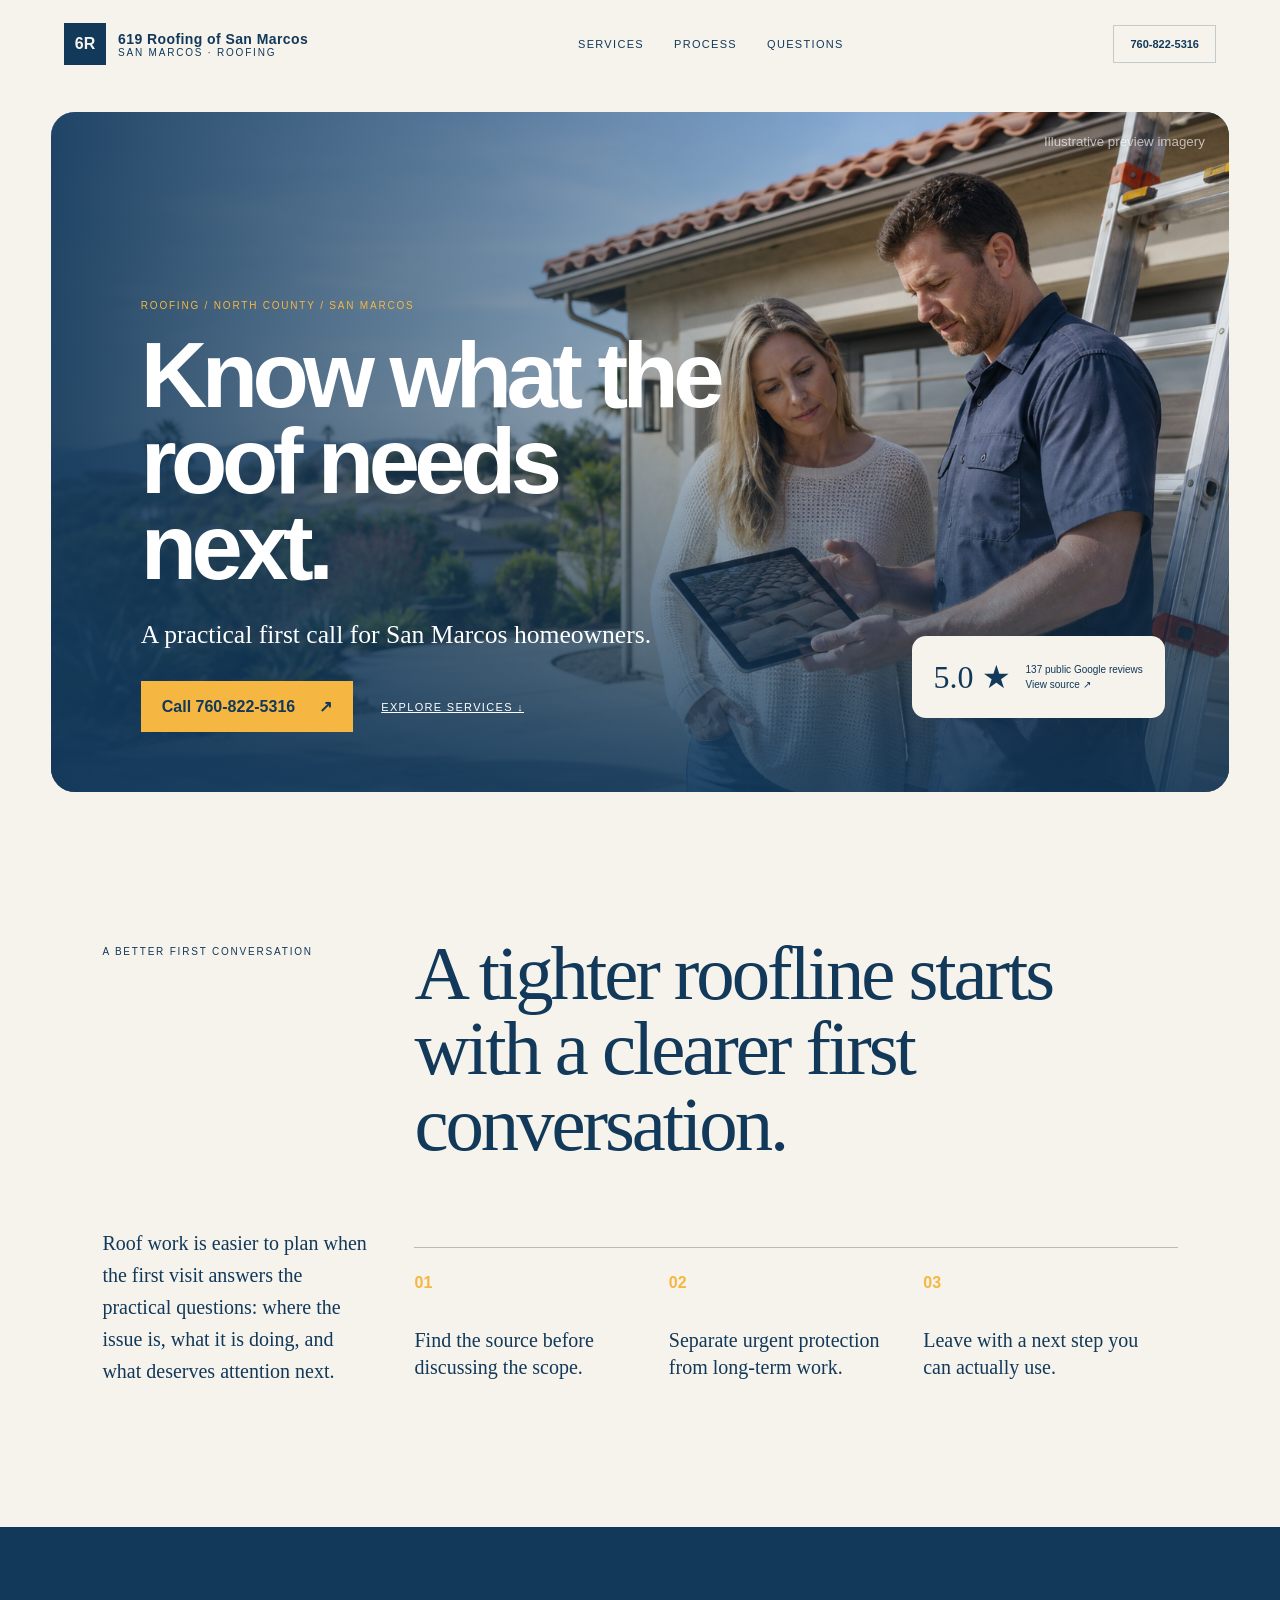
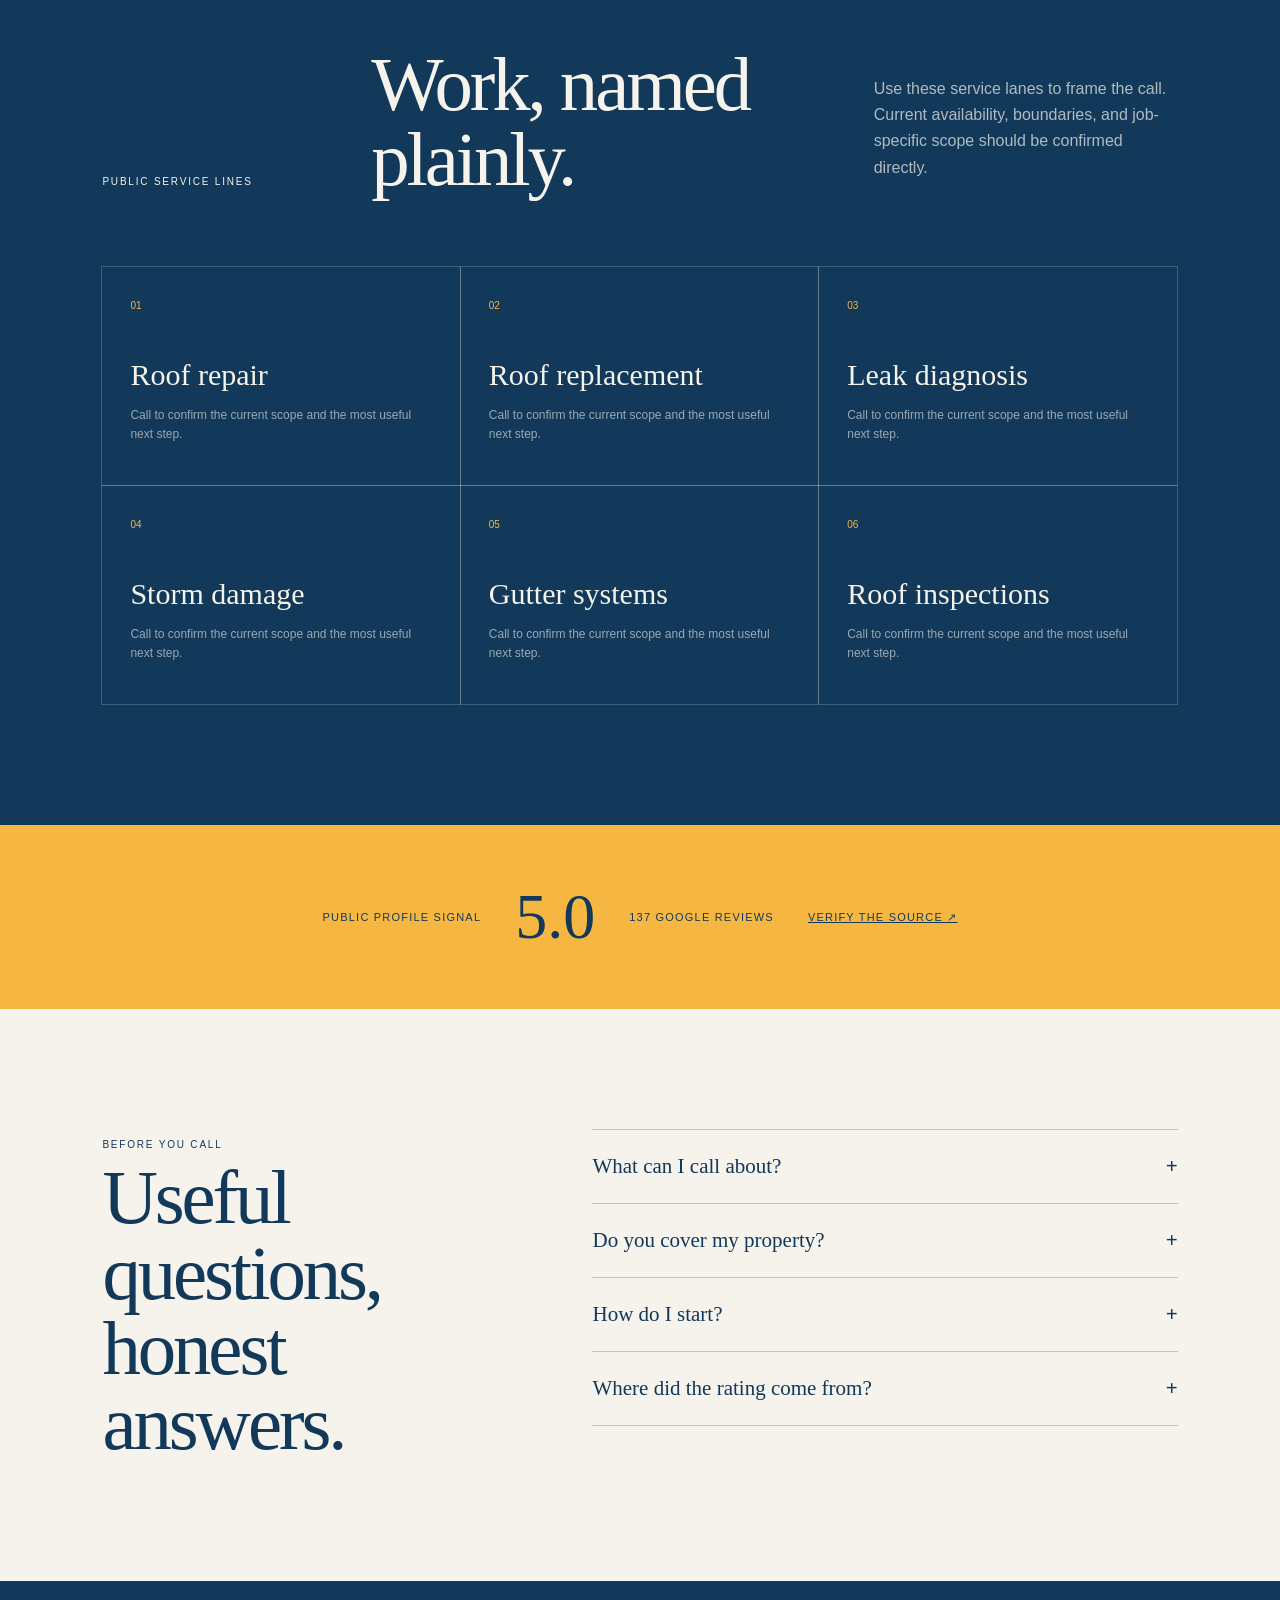
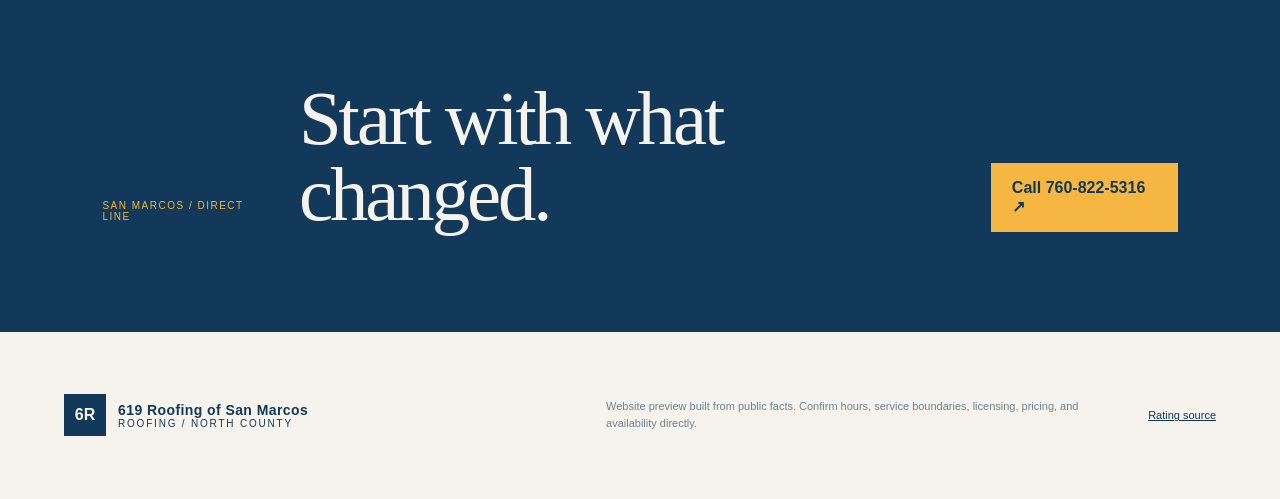
<file: index.html>
<!doctype html><html lang="en"><head><meta charset="utf-8"><meta name="viewport" content="width=device-width,initial-scale=1"><meta name="theme-color" content="#12385a"><meta name="description" content="A premium website preview for 619 Roofing of San Marcos in San Marcos."><title>619 Roofing of San Marcos | Roofing / North County</title><link rel="stylesheet" href="styles.css?v=11"><script type="application/ld+json">{"@context": "https://schema.org", "@type": "LocalBusiness", "name": "619 Roofing of San Marcos", "telephone": "+17608225316", "areaServed": "San Marcos", "aggregateRating": {"@type": "AggregateRating", "ratingValue": "5.0", "reviewCount": "137"}}</script></head><body class="consult" style="--ink:#12385a;--accent:#f5b742;--paper:#f5f3eb"><a class="skip" href="#main">Skip to content</a><header><a class="brand" href="#top"><i>6R</i><span><b>619 Roofing of San Marcos</b><small>San Marcos · roofing</small></span></a><nav><a href="#services">Services</a><a href="#process">Process</a><a href="#faq">Questions</a></nav><a class="call ghost" href="tel:+17608225316">760-822-5316</a></header><main id="main"><section class="hero" id="top"><div class="photo" role="img" aria-label="Illustrative preview image of professional roofing work"></div><div class="shade"></div><div class="hero-copy"><p class="eyebrow">Roofing / North County / San Marcos</p><h1>Know what the roof needs next.</h1><p class="dek">A practical first call for San Marcos homeowners.</p><div class="actions"><a class="call" href="tel:+17608225316">Call 760-822-5316 <b>↗</b></a><a href="#services">Explore services ↓</a></div></div><div class="rating"><a href="review.html"><strong>5.0 ★</strong><span>137 public Google reviews<br>View source ↗</span></a></div><small class="image-note">Illustrative preview imagery</small></section><section class="intro" id="process"><p class="kicker">A better first conversation</p><h2>A tighter roofline starts with a clearer first conversation.</h2><p>Roof work is easier to plan when the first visit answers the practical questions: where the issue is, what it is doing, and what deserves attention next.</p><ol><li><b>01</b><span>Find the source before discussing the scope.</span></li><li><b>02</b><span>Separate urgent protection from long-term work.</span></li><li><b>03</b><span>Leave with a next step you can actually use.</span></li></ol></section><section class="services" id="services"><div class="section-head"><p class="kicker">Public service lines</p><h2>Work, named plainly.</h2><p>Use these service lanes to frame the call. Current availability, boundaries, and job-specific scope should be confirmed directly.</p></div><div class="service-grid"><article><span>01</span><h3>Roof repair</h3><p>Call to confirm the current scope and the most useful next step.</p></article><article><span>02</span><h3>Roof replacement</h3><p>Call to confirm the current scope and the most useful next step.</p></article><article><span>03</span><h3>Leak diagnosis</h3><p>Call to confirm the current scope and the most useful next step.</p></article><article><span>04</span><h3>Storm damage</h3><p>Call to confirm the current scope and the most useful next step.</p></article><article><span>05</span><h3>Gutter systems</h3><p>Call to confirm the current scope and the most useful next step.</p></article><article><span>06</span><h3>Roof inspections</h3><p>Call to confirm the current scope and the most useful next step.</p></article></div></section><section class="proof-band"><p>Public profile signal</p><strong>5.0</strong><span>137 Google reviews</span><a href="review.html">Verify the source ↗</a></section><section class="faq" id="faq"><div><p class="kicker">Before you call</p><h2>Useful questions,<br>honest answers.</h2></div><div><details><summary>What can I call about?<b>+</b></summary><p>Roof repair, replacement, leaks, storm damage, gutters, and inspections are the public service lines used for this preview.</p></details><details><summary>Do you cover my property?<b>+</b></summary><p>Call the business directly to confirm current service boundaries and availability.</p></details><details><summary>How do I start?<b>+</b></summary><p>Describe the symptom, share the property city, and ask what the most practical next step is.</p></details><details><summary>Where did the rating come from?<b>+</b></summary><p>The rating link opens the public profile used to build this preview.</p></details></div></section><section class="final"><p>San Marcos / direct line</p><h2>Start with what changed.</h2><a class="call" href="tel:+17608225316">Call 760-822-5316 ↗</a></section></main><footer><a class="brand" href="#top"><i>6R</i><span><b>619 Roofing of San Marcos</b><small>Roofing / North County</small></span></a><p>Website preview built from public facts. Confirm hours, service boundaries, licensing, pricing, and availability directly.</p><a href="review.html">Rating source</a></footer><a class="mobile-call" href="tel:+17608225316">Call 760-822-5316 ↗</a><script src="script.js?v=11"></script></body></html>
</file>
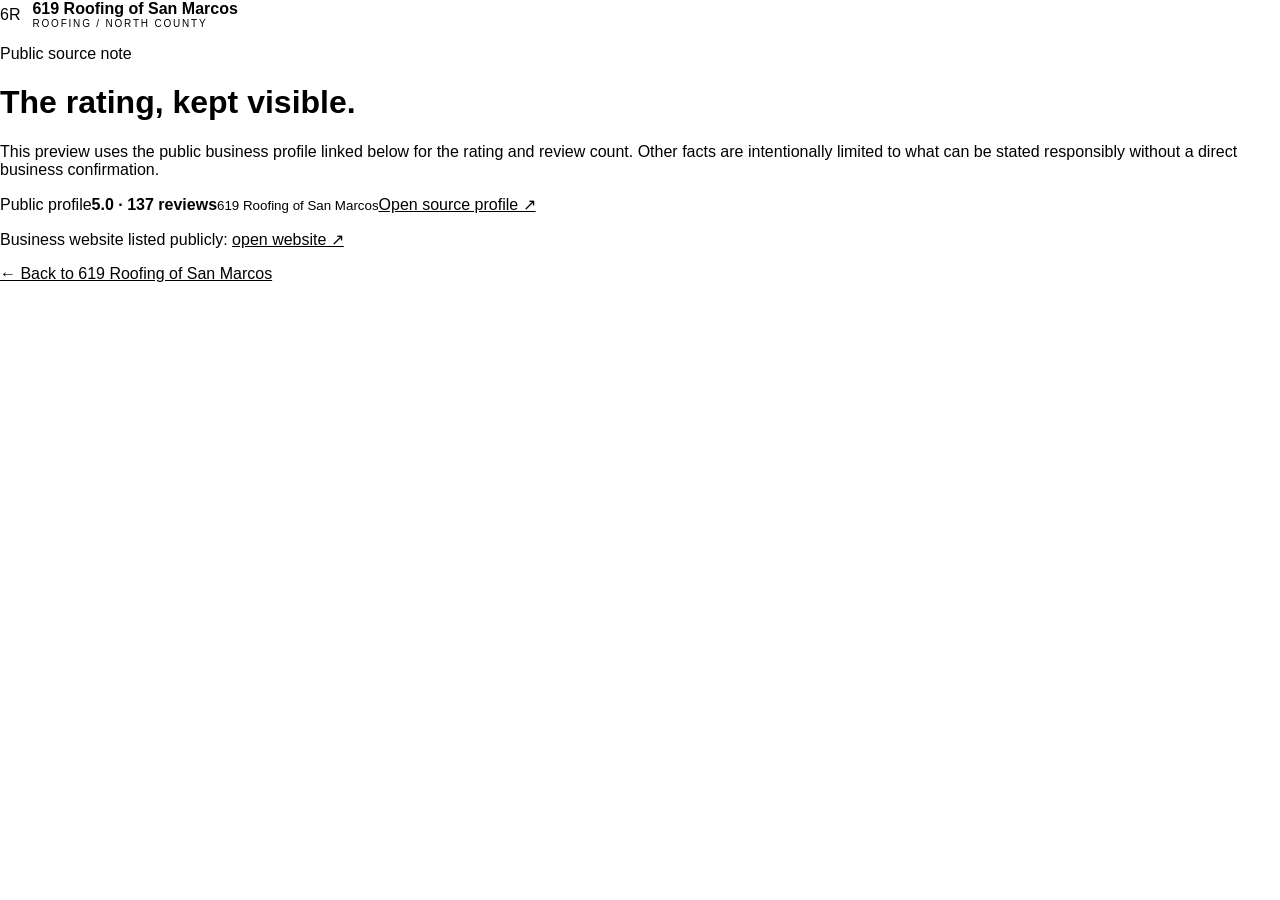
<file: review.html>
<!doctype html><html lang="en"><head><meta charset="utf-8"><meta name="viewport" content="width=device-width,initial-scale=1"><title>Rating source | 619 Roofing of San Marcos</title><link rel="stylesheet" href="styles.css"></head><body class="review-page"><main class="review-card"><a class="brand" href="index.html"><span class="mark">6R</span><span class="brand-copy"><strong>619 Roofing of San Marcos</strong><small>Roofing / North County</small></span></a><p class="label">Public source note</p><h1>The rating, kept visible.</h1><p class="review-lede">This preview uses the public business profile linked below for the rating and review count. Other facts are intentionally limited to what can be stated responsibly without a direct business confirmation.</p><div class="review-destination"><span>Public profile</span><strong>5.0 · 137 reviews</strong><small>619 Roofing of San Marcos</small><a href="https://coastalsdpros.com/pros/619-roofing-of-san-marcos-873918/" target="_blank" rel="noopener">Open source profile ↗</a></div><p class="review-source">Business website listed publicly: <a href="https://619roofing.com/san-diego-ca/repair-contractors/san-marcos/" target="_blank" rel="noopener">open website ↗</a></p><a class="back" href="index.html">← Back to 619 Roofing of San Marcos</a></main></body></html>
</file>
<file: styles.css>
*{box-sizing:border-box}html{scroll-behavior:smooth}body{margin:0;background:var(--paper);color:var(--ink);font-family:Arial,Helvetica,sans-serif}a{color:inherit}.skip{position:fixed;left:12px;top:-60px;z-index:99;background:var(--accent);padding:12px}.skip:focus{top:12px}header{height:88px;display:flex;align-items:center;justify-content:space-between;padding:0 clamp(20px,5vw,76px);background:var(--paper);position:relative;z-index:5}.brand{display:flex;align-items:center;gap:12px;text-decoration:none}.brand i{display:grid;place-items:center;width:42px;height:42px;background:var(--ink);color:var(--paper);font-style:normal;font-weight:900}.brand span{display:grid}.brand b{font-size:14px;letter-spacing:.03em}.brand small,.kicker,.eyebrow{font-size:10px;text-transform:uppercase;letter-spacing:.18em}nav{display:flex;gap:30px}nav a{font-size:11px;text-decoration:none;text-transform:uppercase;letter-spacing:.12em}.call{display:inline-flex;align-items:center;gap:24px;background:var(--accent);color:var(--ink);padding:16px 21px;text-decoration:none;font-weight:800}.ghost{background:transparent;border:1px solid color-mix(in srgb,var(--ink) 22%,transparent);padding:12px 16px;font-size:11px}.hero{min-height:760px;position:relative;display:flex;align-items:flex-end;overflow:hidden;background:var(--ink);color:white}.photo,.shade{position:absolute;inset:0}.photo{background:url('assets/hero-v2.png') center/cover no-repeat}.shade{background:linear-gradient(90deg,color-mix(in srgb,var(--ink) 92%,transparent),color-mix(in srgb,var(--ink) 12%,transparent) 70%),linear-gradient(0deg,color-mix(in srgb,var(--ink) 85%,transparent),transparent 55%)}.hero-copy{position:relative;z-index:1;width:min(760px,80%);padding:0 clamp(20px,7vw,110px) 105px}.eyebrow{color:var(--accent);margin-bottom:22px}.hero h1{font-family:Georgia,serif;font-weight:500;font-size:clamp(55px,7.2vw,112px);line-height:.93;letter-spacing:-.045em;margin:0}.dek{font-family:Georgia,serif;font-size:clamp(18px,2vw,28px);line-height:1.35;max-width:650px;margin:28px 0}.actions{display:flex;align-items:center;gap:28px}.actions>a:last-child{font-size:11px;text-transform:uppercase;letter-spacing:.12em}.rating{position:absolute;z-index:2;right:clamp(20px,5vw,80px);bottom:74px;background:var(--paper);color:var(--ink);padding:22px;min-width:215px}.rating a{display:flex;gap:15px;text-decoration:none;align-items:center}.rating strong{font:32px Georgia,serif}.rating span{font-size:10px;line-height:1.5}.image-note{position:absolute;right:24px;top:22px;z-index:2;opacity:.65}.intro,.services,.faq{padding:120px clamp(20px,8vw,130px)}.intro{display:grid;grid-template-columns:.35fr 1fr;gap:45px}.intro>h2,.section-head h2,.faq h2,.final h2{font:500 clamp(48px,6vw,84px)/.98 Georgia,serif;letter-spacing:-.04em;margin:0}.intro>p:not(.kicker){font:20px/1.6 Georgia,serif;max-width:700px}.intro ol{grid-column:2;list-style:none;padding:0;margin:40px 0 0;display:grid;grid-template-columns:repeat(3,1fr);border-top:1px solid #bbb}.intro li{padding:26px 24px 10px 0;display:grid;gap:20px}.intro li b{color:var(--accent)}.intro li span{font:20px/1.35 Georgia,serif}.services{background:var(--ink);color:var(--paper)}.section-head{display:grid;grid-template-columns:.5fr 1fr .65fr;gap:35px;align-items:end;margin-bottom:70px}.section-head p:last-child{line-height:1.65;opacity:.7}.service-grid{display:grid;grid-template-columns:repeat(3,1fr)}.service-grid article{min-height:220px;padding:28px;border:1px solid color-mix(in srgb,var(--paper) 20%,transparent);margin:-1px 0 0 -1px}.service-grid span{color:var(--accent);font-size:10px}.service-grid h3{font:30px Georgia,serif;margin:45px 0 14px}.service-grid p{font-size:12px;line-height:1.6;opacity:.6}.proof-band{display:flex;align-items:center;justify-content:center;gap:34px;padding:55px;background:var(--accent);color:var(--ink)}.proof-band p,.proof-band span,.proof-band a{font-size:11px;text-transform:uppercase;letter-spacing:.11em}.proof-band strong{font:64px Georgia,serif}.faq{display:grid;grid-template-columns:.8fr 1.2fr;gap:100px}.faq details{border-top:1px solid color-mix(in srgb,var(--ink) 25%,transparent)}.faq details:last-child{border-bottom:1px solid color-mix(in srgb,var(--ink) 25%,transparent)}summary{list-style:none;cursor:pointer;padding:24px 0;display:flex;justify-content:space-between;font:21px Georgia,serif}summary::-webkit-details-marker{display:none}details p{max-width:640px;color:color-mix(in srgb,var(--ink) 68%,transparent);line-height:1.6;margin:0 45px 24px 0}.final{background:var(--ink);color:var(--paper);padding:100px clamp(20px,8vw,130px);display:flex;align-items:end;justify-content:space-between;gap:30px}.final p{color:var(--accent);font-size:10px;text-transform:uppercase;letter-spacing:.15em}.final h2{max-width:690px}footer{padding:55px clamp(20px,5vw,76px);display:grid;grid-template-columns:1fr 1fr auto;gap:45px;align-items:center}footer p{max-width:540px;font-size:11px;line-height:1.6;color:color-mix(in srgb,var(--ink) 60%,transparent)}footer>a:last-child{font-size:11px}.mobile-call{display:none}
/* Five deliberately different compositions */
.atelier .hero{margin:0 3vw;min-height:700px}.atelier .shade{background:linear-gradient(0deg,color-mix(in srgb,var(--ink) 92%,transparent),transparent 72%)}.atelier .hero-copy{width:100%;padding-bottom:65px}.atelier .hero h1{max-width:950px}.atelier .rating{top:32px;bottom:auto}.architect .hero{color:var(--ink);background:var(--paper);align-items:center}.architect .photo{left:48%;clip-path:polygon(12% 0,100% 0,100% 100%,0 100%)}.architect .shade{background:linear-gradient(90deg,var(--paper) 0 43%,transparent 62%)}.architect .hero-copy{padding-bottom:0;width:56%}.architect .rating{bottom:35px}.consult .hero{min-height:680px;margin:24px clamp(20px,4vw,60px);border-radius:24px}.consult .hero-copy{padding-bottom:60px}.consult .hero h1{font-family:Arial,sans-serif;font-weight:850;letter-spacing:-.06em}.consult .rating{border-radius:14px}.heritage .hero{min-height:720px}.heritage .photo{right:0;left:40%}.heritage .shade{background:linear-gradient(90deg,var(--ink) 0 35%,transparent 74%)}.heritage .hero-copy{width:52%}.utility .hero h1,.future .hero h1,.technical .hero h1,.comfort .hero h1,.air .hero h1,.bold .hero h1{font-family:Arial,sans-serif;font-weight:850}.impact .hero .photo,.craft .hero .photo,.sunset .hero .photo,.industrial .hero .photo{filter:saturate(.8)}.impact .hero-copy,.sunset .hero-copy{margin-left:auto;padding-right:8vw}.impact .shade,.sunset .shade{background:linear-gradient(270deg,color-mix(in srgb,var(--ink) 94%,transparent),transparent 82%),linear-gradient(0deg,var(--ink),transparent 55%)}.future .hero,.orbit .hero{margin:0 2vw;border-radius:0 0 80px 80px}.craft .hero{align-items:center}.craft .hero-copy{padding-bottom:0;margin-left:auto;width:54%}.craft .shade{background:linear-gradient(270deg,var(--ink),transparent 80%)}.air .hero{min-height:680px}.air .hero-copy{background:color-mix(in srgb,var(--paper) 92%,transparent);color:var(--ink);padding:55px;margin:0 0 65px 6vw;width:min(650px,80%)}.air .shade{background:linear-gradient(0deg,var(--ink),transparent 40%)}.coast .hero,.workshop .hero{margin:0 clamp(20px,5vw,70px)}.civic .hero-copy,.precision .hero-copy{border-left:5px solid var(--accent)}
@media(max-width:800px){header nav,.ghost{display:none}.hero,.atelier .hero,.consult .hero,.future .hero,.orbit .hero,.coast .hero,.workshop .hero{margin:0;min-height:720px;border-radius:0}.hero-copy,.architect .hero-copy,.heritage .hero-copy,.craft .hero-copy,.impact .hero-copy,.sunset .hero-copy{width:100%;margin:0;padding:0 20px 110px}.architect .hero{color:white;align-items:end}.architect .photo,.heritage .photo{inset:0;clip-path:none}.architect .shade,.heritage .shade,.craft .shade{background:linear-gradient(0deg,color-mix(in srgb,var(--ink) 94%,transparent),transparent 75%)}.air .hero-copy{margin:0 16px 90px;width:auto;padding:28px}.rating{left:20px;right:auto;bottom:24px;top:auto}.hero h1{font-size:clamp(49px,15vw,74px)}.intro,.section-head,.faq{grid-template-columns:1fr}.intro{gap:22px}.intro ol{grid-column:1;grid-template-columns:1fr}.section-head{align-items:start}.service-grid{grid-template-columns:1fr}.proof-band{align-items:flex-start;flex-direction:column}.faq{gap:45px}.final{align-items:flex-start;flex-direction:column}.final h2{font-size:55px}footer{grid-template-columns:1fr}.mobile-call{display:block;position:fixed;z-index:20;bottom:0;left:0;right:0;text-align:center;padding:18px;background:var(--accent);font-weight:bold;text-decoration:none}body{padding-bottom:56px}.image-note{display:none}}@media(prefers-reduced-motion:reduce){*{scroll-behavior:auto!important;transition:none!important}}
</file>
